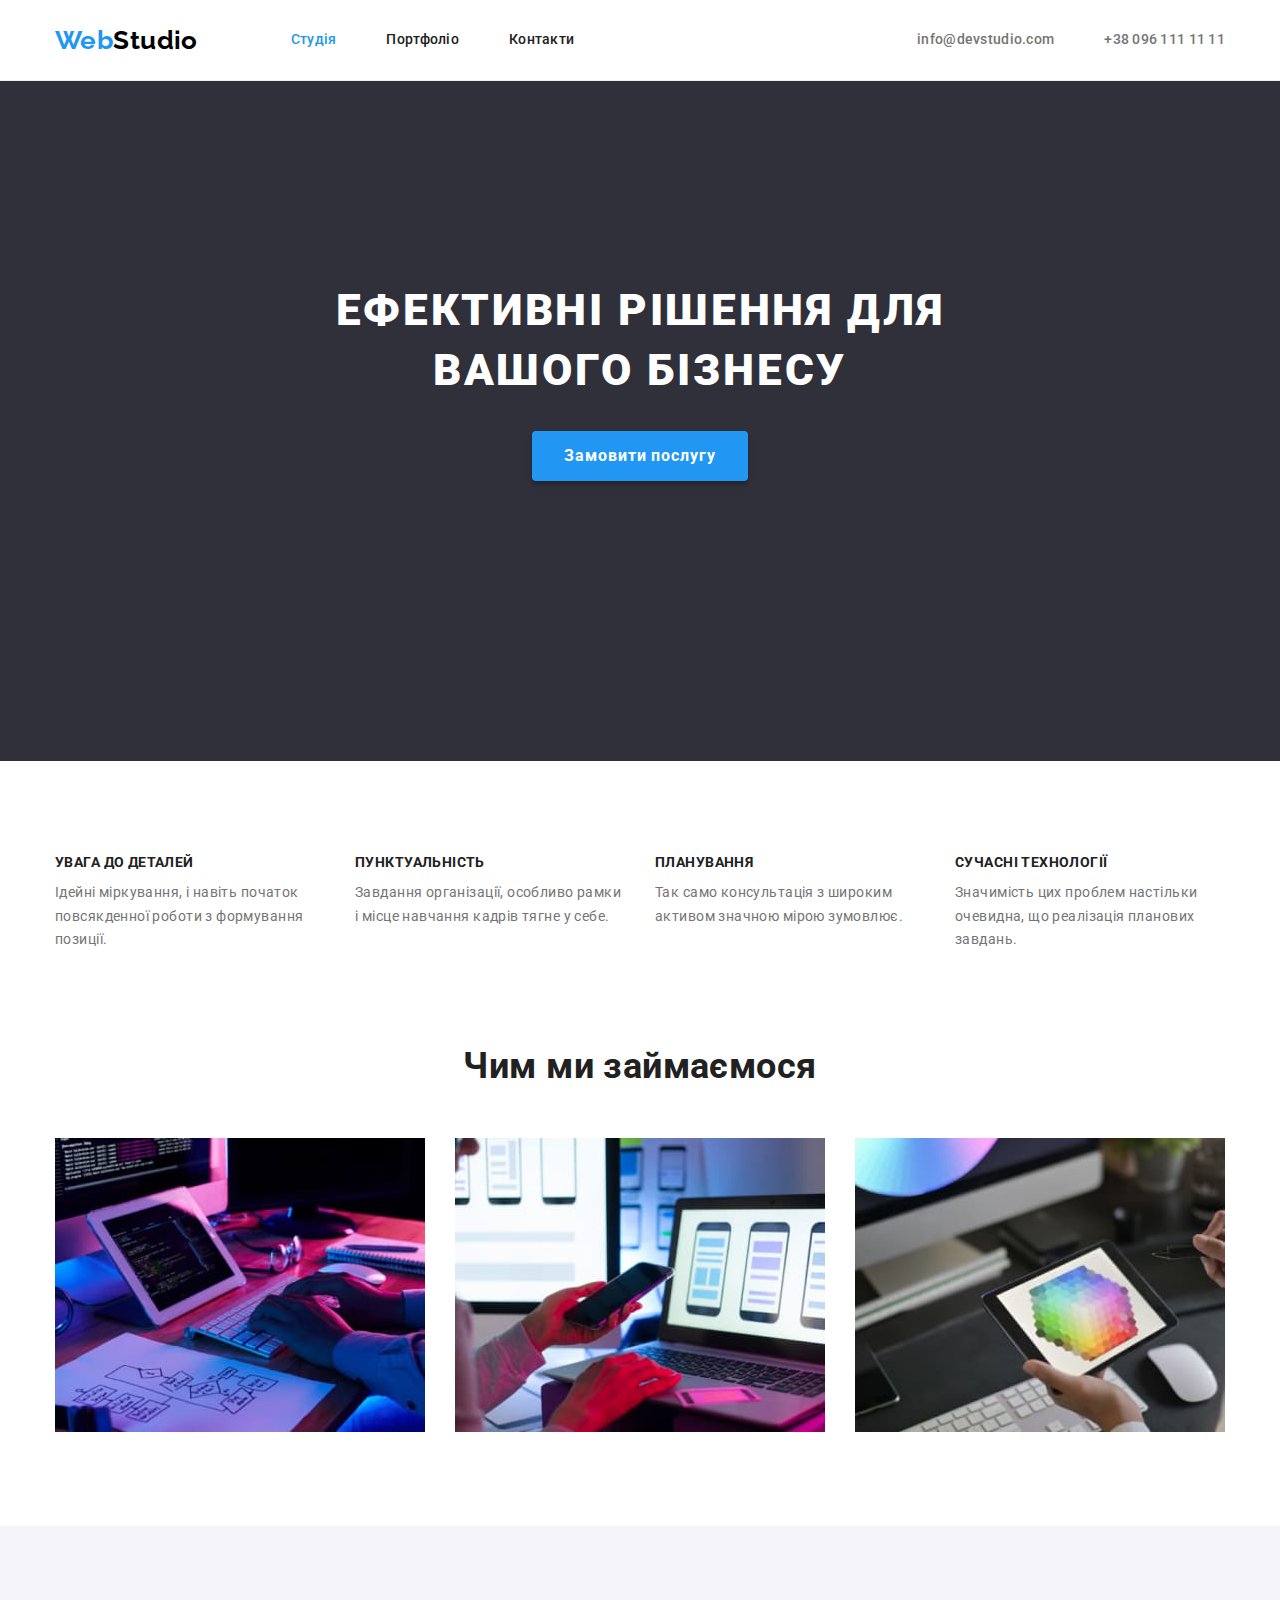
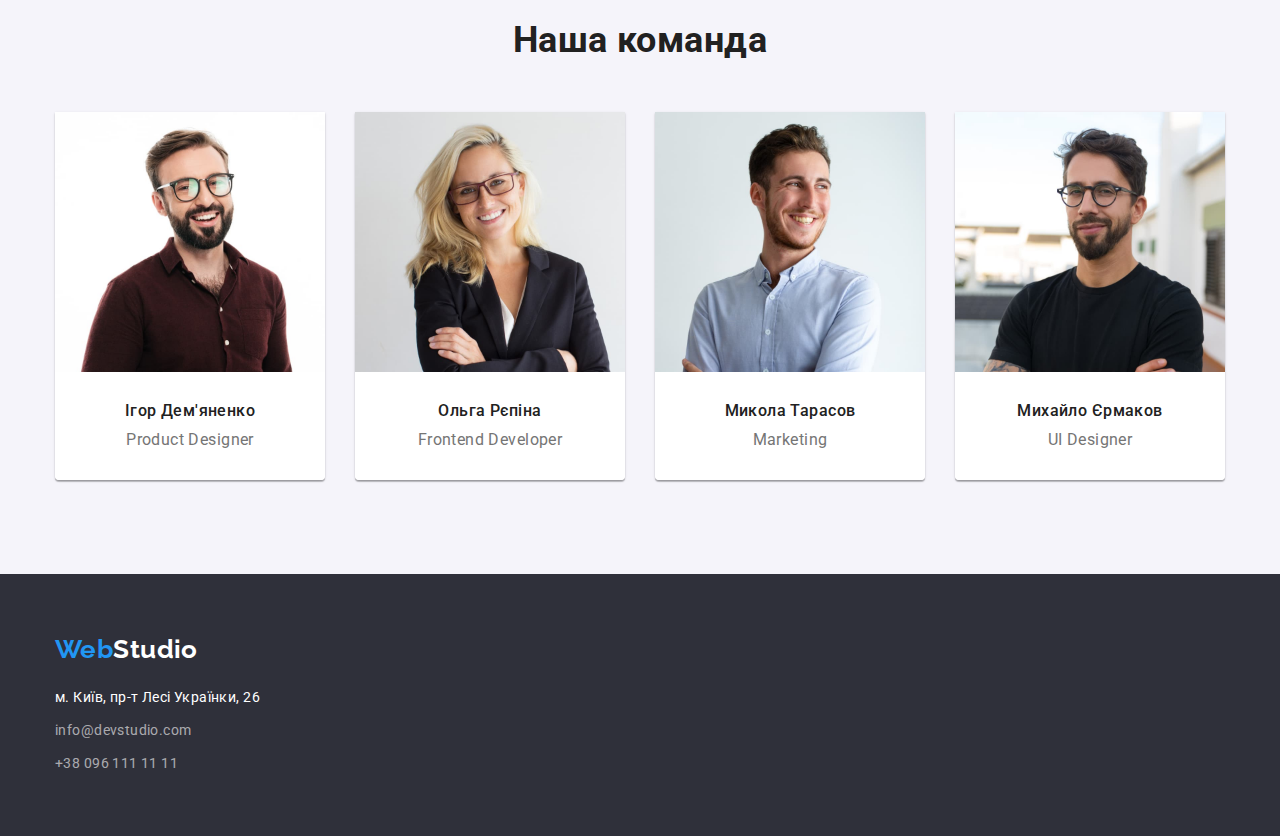
<file: index.html>
<!DOCTYPE html>
<html lang="uk">
<head>
    <meta charset="UTF-8">
    <meta http-equiv="X-UA-Compatible" content="IE=edge">
    <meta name="viewport" content="width=device-width, initial-scale=1.0">
    <title>Web Studio</title>      
    <link rel="preconnect" href="https://fonts.googleapis.com">
    <link rel="preconnect" href="https://fonts.gstatic.com" crossorigin>
    <link href="https://fonts.googleapis.com/css2?family=Raleway:wght@700&family=Roboto:wght@400;500;700;900&display=swap"
    rel="stylesheet">   
    <link rel="stylesheet" href="https://cdnjs.cloudflare.com/ajax/libs/modern-normalize/0.6.0/modern-normalize.min.css" />
    <link rel="stylesheet" href="./css/styles.css">
</head>
<body>
    <!-- Page header -->
    <header class="hero">
        <div class="container page-head">
        <nav class="main-nav">
            <a href="./index.html" class="logo"><span class="accent">Web</span>Studio</a>

            <ul class="site-nav">
                <li class="item"><a href="./index.html" class="link current">Студія</a></li>
                <li class="item"><a href="./portfolio.html" class="link">Портфоліо</a></li>
                <li class="item"><a href="./index.html" class="link">Контакти</a></li>
            </ul>
        </nav>

        <!-- Contacts -->
    
        <ul class="contacts">
                <li class="contact-item"><a class="link" href="mailto:info@devstudio.com">info@devstudio.com</a></li>
                <li class="contact-item"><a class="link" href="tel:+380961111111">+38 096 111 11 11</a></li>
            </ul>  
        </div>
              
    </header>

    <!-- Main content -->
    <main>
        <section class="solution">
            <div class="effective-solutions">
            <h1 class="solution-title">Ефективні рішення для вашого бізнесу</h1>
            <button class="button" type="button">Замовити послугу</button>
            </div>
        </section>  

        <section class="section">
            <div class="container"> 
            <h2 class="section-title name hiden">Особливості</h2>
            <ul class="list">
                <li class="list-elements">
                    <h3 class="section-title">УВАГА ДО ДЕТАЛЕЙ</h3>
                    <p>Ідейні міркування, і навіть початок повсякденної роботи з формування позиції.</p>
                </li>
                <li class="list-elements">
                    <h3 class="section-title">ПУНКТУАЛЬНІСТЬ</h3>
                    <p>Завдання організації, особливо рамки і місце навчання кадрів тягне у себе.</p>            
                </li>
                <li class="list-elements">
                    <h3 class="section-title">ПЛАНУВАННЯ</h3>
                    <p>Так само консультація з широким активом значною мірою зумовлює.</p>                    
                </li>
                <li class="list-elements">
                    <h3 class="section-title">СУЧАСНІ ТЕХНОЛОГІЇ</h3>
                    <p>Значимість цих проблем настільки очевидна, що реалізація планових завдань.</p>                    
                </li>
            </ul>
            </div>
        </section>
        <section class="section work">
            <div class="container">
           <h2 class="section-title name">Чим ми займаємося</h2>
           <ul class="examples">
                <li class="examples-items"><img src="./images/main-img-1.jpg" alt="Робота за ПК" width="370"> </li>
                <li class="examples-items"><img src="./images/main-img-2.jpg" alt="Робота за ноутбуком" width="370"></li>
                <li class="examples-items"><img src="./images/main-img-3.jpg" alt="Вибір кольору на планшеті" width="370"></li>            
           </ul>
            </div>
        </section>  

        <section class="section team">
            <div class="container">           
            <h2 class="section-title name">Наша команда</h2>
            <ul class="experts">
                <li class="experts-item">
                    <img src="./images/img-ihor-demyanenko.jpg" alt="Product Designer Ihor Demyanenko" width="270">
                   <div class="team-member">
                    <h3 class="section-title subtitle">Ігор Дем'яненко</h3>
                    <p class="profession" lang="en">Product Designer</p>
                    </div>
                </li>
                <li class="experts-item">
                    <img src="./images/img-olga-repina.jpg" alt="Frontend Developer Olga Repina" width="270">
                    <div class="team-member">
                    <h3 class="section-title subtitle">Ольга Рєпіна</h3>
                    <p class="profession" lang="en">Frontend Developer</p>
                    </div>
                </li>
                <li class="experts-item">
                    <img src="./images/img-mykola-tarasov.jpg" alt="Marketer Mykola Tarasov" width="270">
                    <div class="team-member">
                    <h3 class="section-title subtitle">Микола Тарасов</h3>
                    <p class="profession" lang="en">Marketing</p>
                    </div>
                </li>
                <li class="experts-item">
                    <img src="./images/img-mykhaylo-yermakov.jpg" alt="UI Designer Mykhaylo Yermakov" width="270">
                    <div class="team-member">
                    <h3 class="section-title subtitle">Михайло Єрмаков</h3>
                    <p class="profession" lang="en">UI Designer</p>
                    </div>
                </li>
            </ul>
            </div>
        </section>
    </main>

    <!-- Footer page -->
    <footer class="footer-page">
        <div class="container">                  
        <div class="logotype"><a href="./index.html" class="footer-logo"><span class="accent">Web</span>Studio</a></div>
        <address>
            <ul class="location">
                <li class="location-item"><a class="link" href="https://www.google.com.ua/maps" target="_blank" rel="noopener noreferrer">м. Київ,
                        пр-т Лесі Українки, 26</a></li>
                <li class="location-item"><a class="link-contacts" href="mailto:info@devstudio.com">info@devstudio.com</a></li>
                <li class="location-item"><a class="link-contacts" href="tel:+380961111111">+38 096 111 11 11</a></li>
            </ul>
        </address>
        </div>
    </footer>

</body>
</html>
</file>
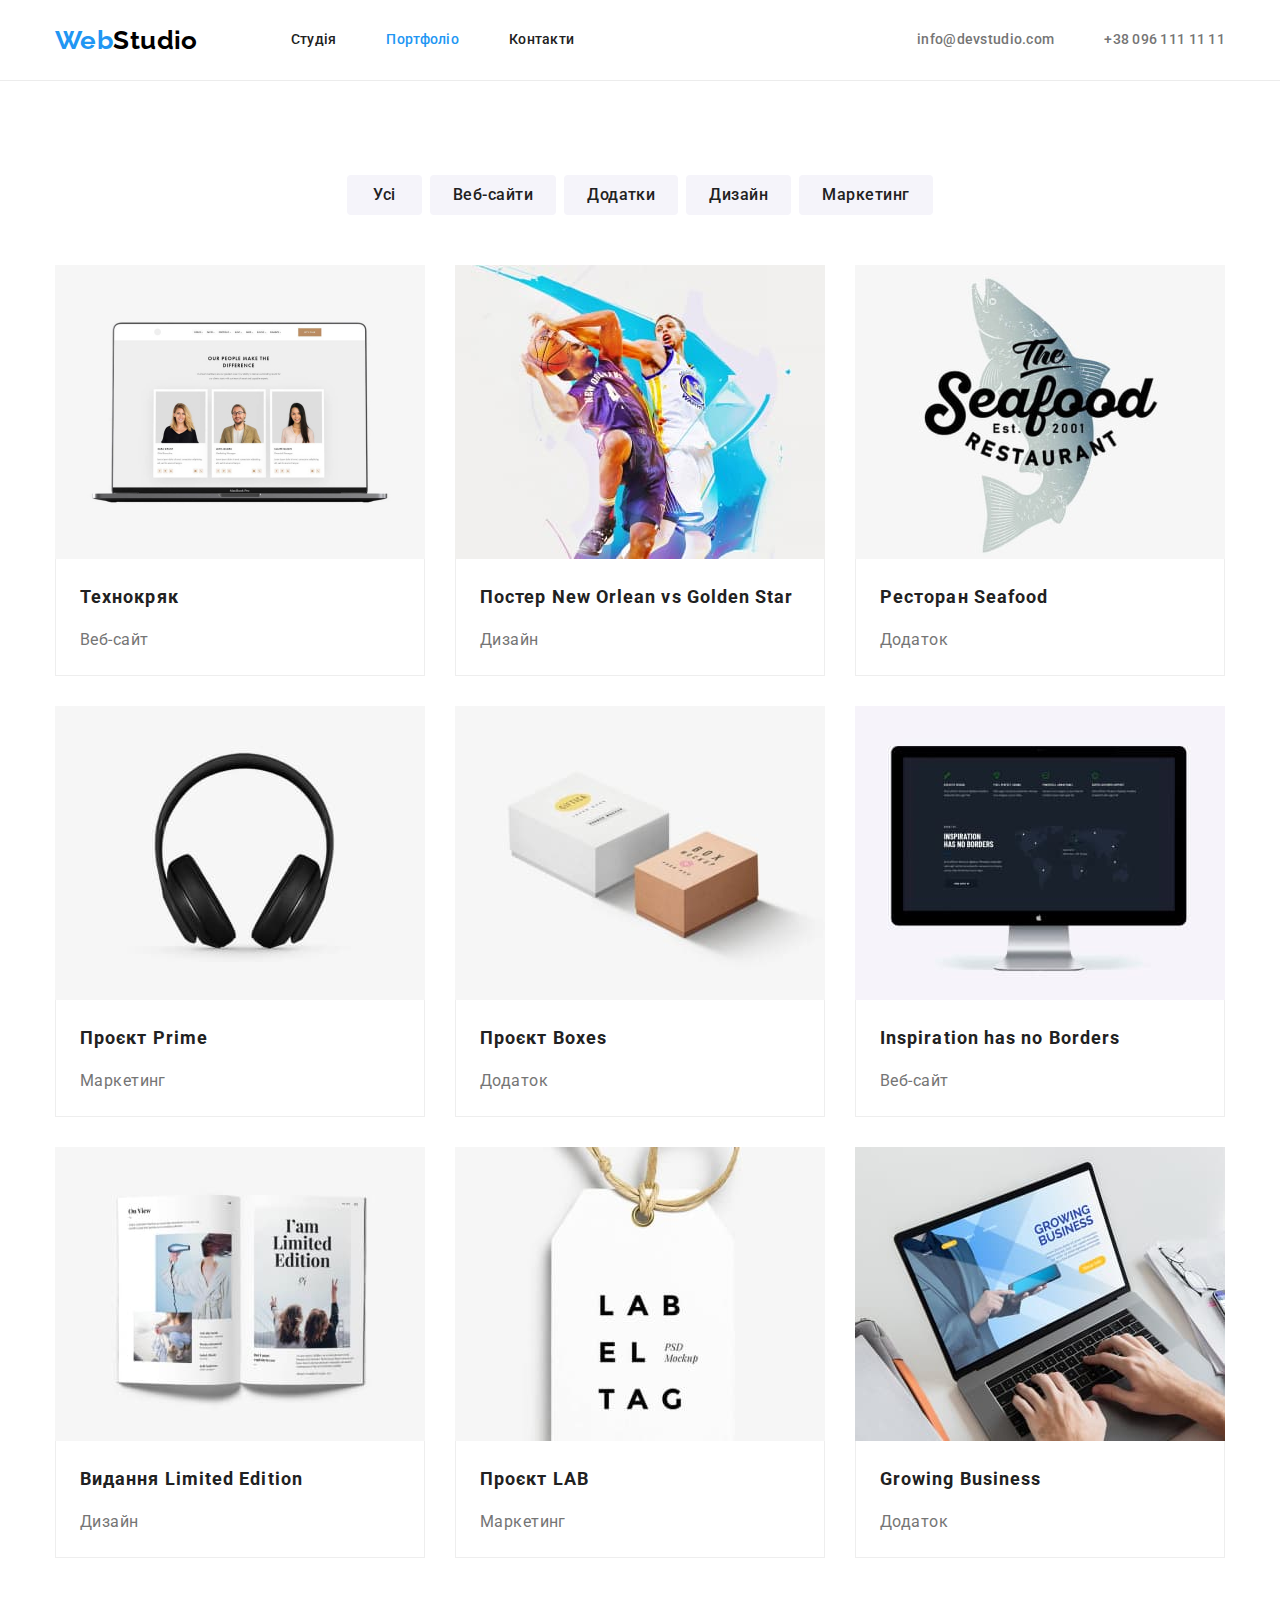
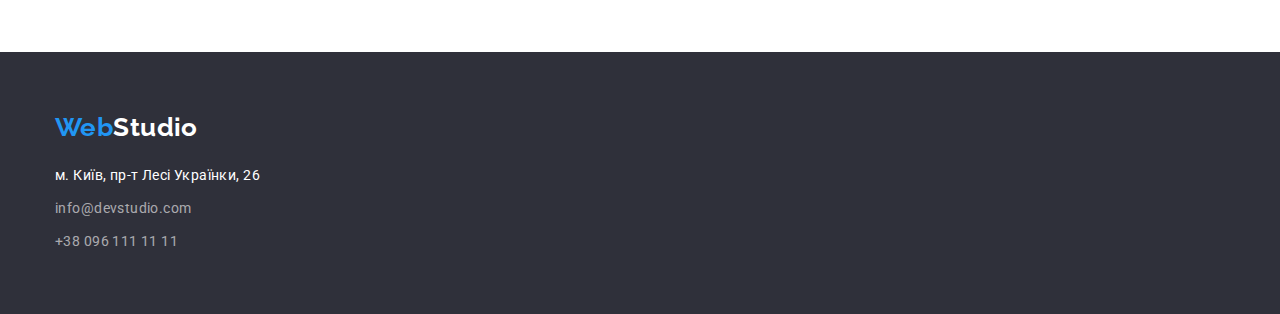
<file: portfolio.html>
<!DOCTYPE html>
<html lang="uk">

<head>
    <meta charset="UTF-8">
    <meta http-equiv="X-UA-Compatible" content="IE=edge">
    <meta name="viewport" content="width=device-width, initial-scale=1.0">
    <title>Portfolio</title>
    <link rel="preconnect" href="https://fonts.googleapis.com">
    <link rel="preconnect" href="https://fonts.gstatic.com" crossorigin>
    <link href="https://fonts.googleapis.com/css2?family=Raleway:wght@700&family=Roboto:wght@400;500;700;900&display=swap"
    rel="stylesheet">
    <link rel="stylesheet" href="https://cdnjs.cloudflare.com/ajax/libs/modern-normalize/0.6.0/modern-normalize.min.css" />    
    <link rel="stylesheet" href="./css/styles.css">
</head>

<body>
    <!-- Page header -->
    <header class="hero">
    
        <div class="container page-head">
            <nav class="main-nav">
                <a href="./index.html" class="logo"><span class="accent">Web</span>Studio</a>
    
                <ul class="site-nav">
                    <li class="item"><a href="./index.html" class="link">Студія</a></li>
                    <li class="item"><a href="./portfolio.html" class="link current">Портфоліо</a></li>
                    <li class="item"><a href="./index.html" class="link">Контакти</a></li>
                </ul>
            </nav>
    
            <!-- Contacts -->
    
            <ul class="contacts">
                <li class="contact-item"><a class="link" href="mailto:info@devstudio.com">info@devstudio.com</a></li>
                <li class="contact-item"><a class="link" href="tel:+380961111111">+38 096 111 11 11</a></li>
            </ul>
        </div>
    
    </header>
    <main>
        <section class="section">
            <div class="container">
            <h1 class="section-title centering hiden">Портфоліо</h1>
            <ul class="filter">
                <li class="filter-item"><button class="filter-btn first" type="button">Усі</button></li>
                <li class="filter-item"><button class="filter-btn second" type="button">Веб-сайти</button></li>
                <li class="filter-item"><button class="filter-btn third" type="button">Додатки</button></li>
                <li class="filter-item"><button class="filter-btn fourth" type="button">Дизайн</button></li>
                <li class="filter-item"><button class="filter-btn fifth" type="button">Маркетинг</button></li>
            </ul>
            <ul class="options">
                <li class="options-item">
                    <a class="content-link" href=""><img src="./images/img-1.jpg" alt="project-1" width="370">
                    <div class="border-picture">               
                    <h2 class="section-title works">Технокряк</h2>
                    <p class="text">Веб-сайт</p>
                    </div> </a>            
                </li>
                <li class="options-item">
                    <a class="content-link" href=""><img src="./images/img-2.jpg" alt="project-2" width="370">
                    <div class="border-picture">
                    <h2 class="section-title works">Постер New Orlean vs Golden Star</h2>
                    <p class="text">Дизайн</p>
                </div></a>
                </li>
                <li class="options-item">
                    <a class="content-link" href=""><img src="./images/img-3.jpg" alt="project-3" width="370">
                    <div class="border-picture">
                    <h2 class="section-title works">Ресторан Seafood</h2>
                    <p class="text">Додаток</p>
                </div></a>
                </li>
                <li class="options-item">
                    <a class="content-link" href=""><img src="./images/img-4.jpg" alt="project-4" width="370">
                    <div class="border-picture">
                    <h2 class="section-title works">Проєкт Prime</h2>
                    <p class="text">Маркетинг</p>
                </div></a>
                </li>
                <li class="options-item">
                    <a class="content-link" href=""><img src="./images/img-5.jpg" alt="project-5" width="370">
                    <div class="border-picture">
                    <h2 class="section-title works">Проєкт Boxes</h2>
                    <p class="text">Додаток</p>
                </div></a>
                </li>
                <li class="options-item">
                    <a class="content-link" href=""><img src="./images/img-6.jpg" alt="project-6" width="370">
                    <div class="border-picture">
                    <h2 class="section-title works">Inspiration has no Borders</h2>
                    <p class="text">Веб-сайт</p>
                </div></a>
                </li>
                <li class="options-item">
                    <a class="content-link" href=""><img src="./images/img-7.jpg" alt="project-7" width="370">
                    <div class="border-picture">
                    <h2 class="section-title works">Видання Limited Edition</h2>
                    <p class="text">Дизайн</p>
                </div></a>
                </li>
                <li class="options-item">
                    <a class="content-link" href=""><img src="./images/img-8.jpg" alt="project-8" width="370">
                    <div class="border-picture">
                    <h2 class="section-title works">Проєкт LAB</h2>
                    <p class="text">Маркетинг</p>
                </div></a>
                </li>
                <li class="options-item">
                    <a class="content-link" href=""><img src="./images/img-9.jpg" alt="project-9" width="370">
                    <div class="border-picture">
                    <h2 class="section-title works">Growing Business</h2>
                    <p class="text">Додаток</p>
                </div></a>
                </li>
            </ul>
            </div>
        </section>
    </main>  
    
    <!-- Footer page -->
    <footer class="footer-page">
        <div class="container">
            <div class="logotype"><a href="./index.html" class="footer-logo"><span class="accent">Web</span>Studio</a></div>
            <address>
                <ul class="location">
                    <li class="location-item"><a class="link" href="https://www.google.com.ua/maps" target="_blank"
                            rel="noopener noreferrer">м. Київ,
                            пр-т Лесі Українки, 26</a></li>
                    <li class="location-item"><a class="link-contacts"
                            href="mailto:info@devstudio.com">info@devstudio.com</a></li>
                    <li class="location-item"><a class="link-contacts" href="tel:+380961111111">+38 096 111 11 11</a></li>
                </ul>
            </address>
        </div>
    </footer>


</body>

</html>
</file>
<file: css/styles.css>
/*основной цвет текста #757575  */
/* вторичный цвет текста #212121 */
/* акцент  #2196F3 */

/* белый цвет текста  #FFFFFF */

/* футер - цвет текста (тел, почта)  rgba(255, 255, 255, 0.6) */


/* основной цвет фона  #FFFFFF */
/* вторичный цвет фона #F5F4FA  */
/* футер - цвет фона   #2F303A */


:root {
    --primary-text-color: #757575;
    --title-text-color: #212121;
    --accent-color: #2196F3;
    --primary-background-color:#FFFFFF;
    --white-text-color: #FFFFFF;
    --secondary-background-color: #F5F4FA;
    --footer-background-color: #2F303A;
    --logo-text-color:#000000;
    }

        /* Page header */

body {  
    color: var(--primary-text-color);
    background-color: var(--primary-background-color);
    
    margin: 0;

    font-size: 14px;
    line-height: 1.71;
    font-family: Roboto, sans-serif;
    letter-spacing: 0.03em;
}

a {
    text-decoration: none;
    color: inherit;
}

ul {
    list-style: none;
}

h1,
h2,
h3,
ul,
p {
    margin: 0;
    padding: 0;
}

img {
    display: block;
}
/* img {
    height: auto;
    vertical-align: top;
} */

 /* hide the title */

.hiden {
    position: absolute;
    white-space: nowrap;
    width: 1px;
    height: 1px;
    overflow: hidden;
    border: 0;
    padding: 0;
    clip: rect(0 0 0 0);
    clip-path: inset(50%);
    margin: -1px;
}

.hero {
    border-bottom: 1px solid #ECECEC;
}

/* Nav-page */

.page-head {
    display: flex;
    align-items: center;   
 }

.main-nav {
    display: flex;
    align-items: center;
}

.site-nav {
    display: flex;
    margin-left: 93px;
}

.logo {
    color: var(--logo-text-color);
    font-family: Raleway, sans-serif;
    
    font-size: 26px;
    font-weight: 700; 
    line-height: 1.19;
    text-decoration: none;
}
.accent {
    color: var(--accent-color);
}
.site-nav .link {
    display: block;
    padding-top: 32px;
    padding-bottom: 32px;

    color: var(--title-text-color);
    
    font-size: 14px;
    font-weight: 500;
    line-height: 1.14; 
    letter-spacing: 0.02em;
    text-decoration: none;
}
.site-nav .link:hover,
.site-nav .link:focus {
   color: var(--accent-color); 
}
.site-nav .link.current {
    color: var(--accent-color);
}

.site-nav .item:not(:last-child) {
    margin-right: 50px;
}

/* Contacts */

.contacts {
    display: flex;
    margin-left: auto;
}

.contacts .link {  
    display: block;
    padding-top: 32px;
    padding-bottom: 32px;
    
    color: var(--primary-text-color);

    font-weight: 500;
    font-size: 14px;
    line-height: 1.14;
    letter-spacing: 0.02em;
    text-decoration: none;
}

.contacts .link:hover,
.contacts .link:focus {
    color: var(--accent-color);
}


.contacts .contact-item + .contact-item {
    margin-left: 50px;
}

.container {
    max-width: 1200px;
    margin: 0 auto;
    padding: 0 15px;

}

 /* < !-- Main content --> */

 .solution {    
    text-align: center;
    background-color: #2F303A;    
 }

 .effective-solutions {
    max-width: 696px;
    margin: auto;
    padding-top: 200px;
    padding-bottom: 280px;
 }

 .button {
    color: var(--white-text-color);
    background-color: var(--accent-color);
    text-align: center;  
    font-family: inherit;
    font-weight: 700;
    font-size: 16px;  
    line-height: 1.88;
    letter-spacing: 0.06em;
    cursor: pointer;
    border-radius: 4px;
    border: 1px solid transparent;
    width: 216px;
    height: 50px;
    box-shadow:0px 4px 4px rgba(0, 0, 0, 0.25); 
 }

 .solution-title {
    color: var(--white-text-color);
    margin-bottom: 30px;
    font-weight: 900; 
    font-size: 44px;
    line-height: 1.36;
    letter-spacing: 0.06em;
    text-transform: uppercase;   
}
 
.section {   
    padding-top: 94px;
    padding-bottom: 94px;  
 }

.work {
    padding-top: 0;   
} 

 .section-title {
    color: var(--title-text-color);
  
    margin-bottom: 10px;   
}

.centering {
    text-align: center;
}
.examples {    
    display: flex;
    flex-wrap: wrap; 
}
.examples-items {   
    width: 370px;
    margin-right:30px;    
}
.examples-items:nth-child(3n) {
    margin-right: 0;
}

.list {
    display: flex;
    flex-wrap: wrap;
}

.list-elements {
    width: 270px;
    margin-right: 30px;   
}

.list-elements:nth-child(4n) {
    margin-right: 0;  
}

.subtitle {
    font-size: 16px;
    font-weight: 500;
    line-height: 1.18;    
}
  
.profession {   
    line-height: 1.18;
    font-size: 16px;
    margin-top: 0
}

.name {    
    font-weight: 700;
    font-size: 36px;
    text-align: center;
    line-height: 1.16;
    margin-bottom: 50px;
}
 .section.team {    
    background-color: var(--secondary-background-color);
    padding-top: 94px;
    padding-bottom: 94px;
 }
 
.experts {
    display: flex;
    flex-wrap: wrap;  
}

.experts-item {
    width: 270px;
    height: 368px;
    margin-right: 30px;
    border-radius: 4px;
    box-shadow: 0px 1px 3px rgba(0, 0, 0, 0.12), 0px 1px 1px rgba(0, 0, 0, 0.14), 0px 2px 1px rgba(0, 0, 0, 0.2);
    border-radius: 0px 0px 4px 4px;
    overflow: hidden;
}

.team-member {
    text-align: center;
    background-color:var(--white-text-color);
    padding-top: 30px;
    padding-bottom: 30px;
}


.experts-item:nth-child(4n) {
    margin-right: 0;
}
 .list .section-title {
    font-weight: 700;
    font-size: 14px;
    line-height: 1.14;
    text-transform: uppercase;
 }

 /* Footer page */

 .footer-page {
    background-color: var(--footer-background-color);
    padding-top: 60px;
    padding-bottom: 60px;
 }
 .logotype {
    margin-bottom: 20px;
 }

.location .location-item {
    margin-bottom: 9px;
 }
.location .location-item:last-child {
    margin-bottom: 0;
}

.footer-logo {
   color: var(--white-text-color);
   
   font-family: Raleway, sans-serif;
   font-weight: 700;
   font-size: 26px;
   line-height: 1.19;
   text-decoration: none;
}

.location .link {
    color:var(--white-text-color);

    font-style: normal;
    font-size: 14px;
    line-height: 1.71;
    text-decoration: none;
   }

.location .link:hover,
.location .link:focus {
    color: var(--accent-color);
}

.location .link-contacts {
    color: rgba(255, 255, 255, 0.6) ;
    
    font-style: normal;
    font-size: 14px;
    line-height: 1.71;
    text-decoration: none;
    
}
.location .link-contacts:hover,
.location .link-contacts:focus {
    color: var(--accent-color);
}

 /* Styles for portfolio.html */

.filter {
    display: flex;
    justify-content:center;
    margin-bottom: 50px;

}

.filter .filter-item:not(:last-child) {
    margin-right: 8px; }

.filter .filter-btn {
    color: var(--title-text-color);
    background-color: var(--secondary-background-color);

    font-family: inherit;
    font-size: 16px;
    font-weight: 500; 
    line-height: 1.6; 
    letter-spacing: 0.03em;
    cursor: pointer;
    border-radius: 4px;
    border: 1px solid transparent;
    text-align: center;       
}

.filter .first {
    min-width: 73px;
    padding: 6px 25px;
    
}
.filter .second{
    min-width: 125px;
    padding: 6px 22px;
}
.filter .third {
    min-width: 112px;
    padding: 6px 22px;
}
.filter .fourth {
    min-width: 103px;
    padding: 6px 22px;
} 
.filter .fifth {
    min-width: 130px;
    padding: 6px 22px;
}
 

.filter .filter-btn:hover,
.filter .filter-btn:focus {
    color: var(--white-text-color);
    background-color: var(--accent-color);
    box-shadow: 0px 4px 4px rgba(0, 0, 0, 0.25);
}

.works {  
    font-weight: 700;
    font-size: 18px;
    line-height: 2;
    letter-spacing: 0.06em;
}

.text {
    color: var(--primary-text-color);

    font-size: 16px;
    line-height: 1.88;
 }

.content-link  {
    text-decoration: none;
}

.options {
    display: flex;
    flex-wrap: wrap;   
}

.options-item {
    width: 370px;
    margin-right: 30px;
    margin-bottom: 30px;
}

.options-item:nth-child(3n) {
    margin-right: 0;    
}

.options-item:nth-last-child(-n+3){
    margin-bottom: 0;
}

.border-picture {
    padding: 20px 24px;
    
    border: 1px solid #EEEEEE;
    border-top: 0;
    background: var(--white-text-color)
}
</file>
